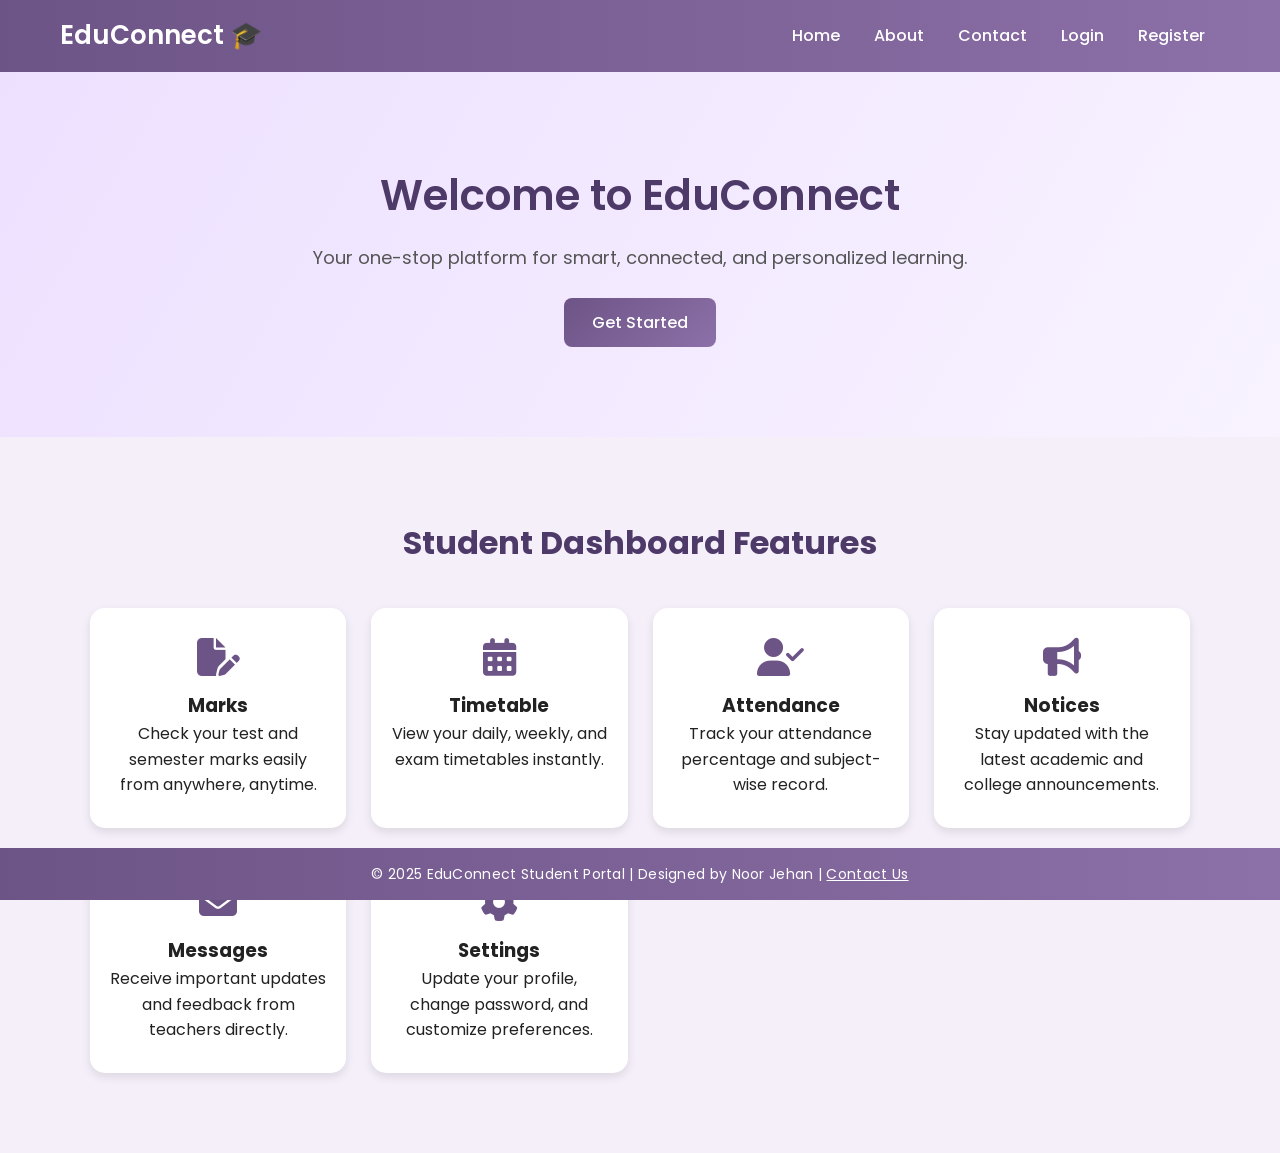
<file: index.html>
<!DOCTYPE html>
<html lang="en">

<head>
  <meta charset="UTF-8">
  <meta name="viewport" content="width=device-width, initial-scale=1.0">
  <title>EduConnect | Empowering Learning</title>
<link rel="stylesheet" href="https://cdnjs.cloudflare.com/ajax/libs/font-awesome/6.4.2/css/all.min.css">

  <link rel="stylesheet" href="style.css">
</head>

<body>
  <!-- Navbar -->
  <nav>
    <div class="logo">EduConnect 🎓</div>
    <div class="nav-links">
      <a href="index.html">Home</a>
      <a href="about.html">About</a>
      <a href="contact.html">Contact</a>
      <a href="login.html">Login</a>
      <a href="register.html">Register</a>
    </div>
  </nav>
  <!-- Hero Section -->
  <section class="hero">
    <h1>Welcome to EduConnect</h1>
    <p>Your one-stop platform for smart, connected, and personalized learning.</p>
    <a href="login.html" class="btn">Get Started</a>
  </section>

  <!-- Features Section -->
  <section class="features">
    <h2>Student Dashboard Features</h2>
    <div class="feature-boxes">

      <div class="feature">
        <i class="fa-solid fa-file-pen"></i>
        <h3>Marks</h3>
        <p>Check your test and semester marks easily from anywhere, anytime.</p>
      </div>

      <div class="feature">
        <i class="fa-solid fa-calendar-days"></i>
        <h3>Timetable</h3>
        <p>View your daily, weekly, and exam timetables instantly.</p>
      </div>

      <div class="feature">
        <i class="fa-solid fa-user-check"></i>
        <h3>Attendance</h3>
        <p>Track your attendance percentage and subject-wise record.</p>
      </div>

      <div class="feature">
        <i class="fa-solid fa-bullhorn"></i>
        <h3>Notices</h3>
        <p>Stay updated with the latest academic and college announcements.</p>
      </div>

      <div class="feature">
        <i class="fa-solid fa-envelope"></i>
        <h3>Messages</h3>
        <p>Receive important updates and feedback from teachers directly.</p>
      </div>

      <div class="feature">
        <i class="fa-solid fa-gear"></i>
        <h3>Settings</h3>
        <p>Update your profile, change password, and customize preferences.</p>
      </div>

    </div>
  </section>

  <!-- Footer -->
  <footer>
    <p> ©️ 2025 EduConnect Student Portal | Designed by Noor Jehan | <a style="color: white;"
        href="contact.html">Contact Us</a></p>
  </footer>

</body>

</html>
</file>
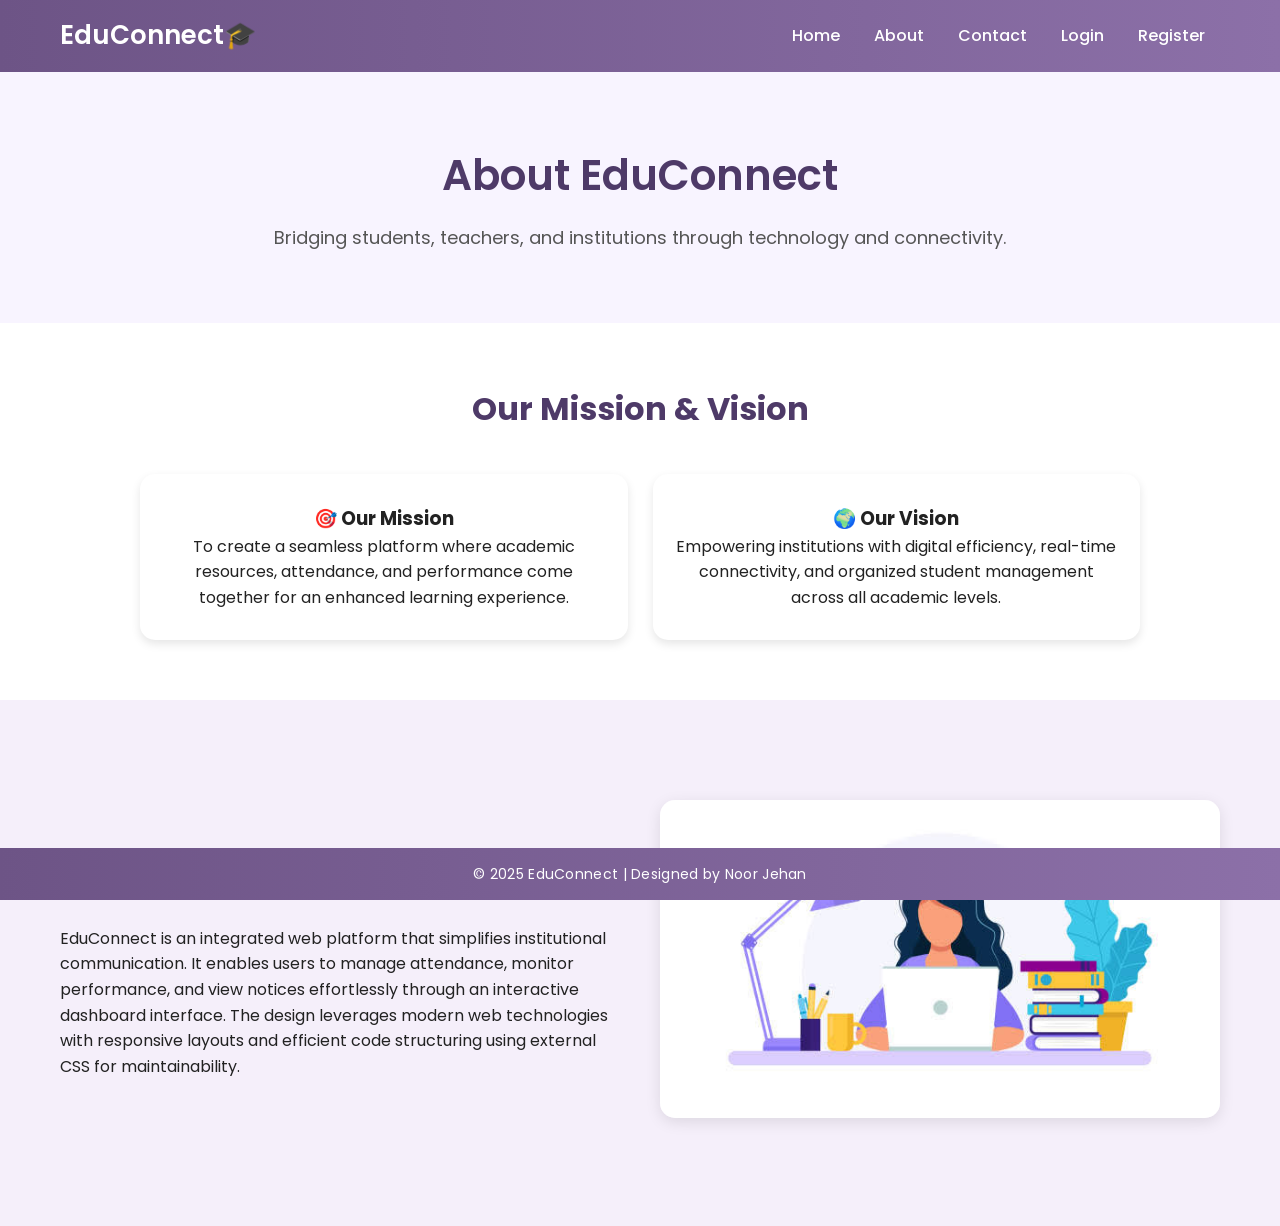
<file: about.html>
<!DOCTYPE html>
<html lang="en">
<head>
  <meta charset="UTF-8">
  <meta name="viewport" content="width=device-width, initial-scale=1.0">
  <title>EduConnect | About</title>
  
  <link rel="stylesheet" href="style.css">
</head>
<body><link rel="stylesheet" href="https://cdnjs.cloudflare.com/ajax/libs/font-awesome/6.4.2/css/all.min.css">

  <!-- ===== Navbar ===== -->
  <nav>
    <div class="logo">EduConnect🎓</div>
    <div class="nav-links">
      <a href="index.html">Home</a>
      <a href="about.html" class="active">About</a>
      <a href="contact.html">Contact</a>
      <a href="login.html">Login</a>
      <a href="register.html">Register</a>
    </div>
  </nav>

  <!-- ===== About Section ===== -->
  <section class="hero" style="padding: 70px 20px; background: #f8f4ff;">
    <h1>About EduConnect</h1>
    <p>Bridging students, teachers, and institutions through technology and connectivity.</p>
  </section>

  <!-- ===== Mission & Vision Section ===== -->
  <section class="features" style="background-color: #ffffff; padding: 60px 40px;">
    <h2>Our Mission & Vision</h2>
    <div class="feature-boxes" style="max-width: 1000px;">
      <div class="feature">
        <h3>🎯 Our Mission</h3>
        <p>To create a seamless platform where academic resources, attendance, and performance come together for an enhanced learning experience.</p>
      </div>
      <div class="feature">
        <h3>🌍 Our Vision</h3>
        <p>Empowering institutions with digital efficiency, real-time connectivity, and organized student management across all academic levels.</p>
      </div>
    </div>
  </section>

  <!-- ===== About Layout Section ===== -->
  <section style="display: flex; align-items: center; justify-content: center; padding: 80px 40px; flex-wrap: wrap; background: #f5effa;">
    <div style="flex: 1 1 45%; padding: 20px;">
      <h1 style="color:#6d5486; font-size: 2.5rem;">What is EduConnect?</h1>
      <p style="margin-top: 15px;" font-size="2rem;">EduConnect is an integrated web platform that simplifies institutional communication. It enables users to manage attendance, monitor performance, and view notices effortlessly through an interactive dashboard interface. The design leverages modern web technologies with responsive layouts and efficient code structuring using external CSS for maintainability.</p>
    </div>
    <div style="flex: 1 1 45%; padding: 20px; text-align:center;">
      <img src="about.jpeg" alt="EduConnect" style="width:100%; border-radius:15px; box-shadow:0 4px 15px rgba(0,0,0,0.1);">
    </div>
  </section>

  <!-- ===== Footer ===== -->
  <footer>
    ©️ 2025 EduConnect | Designed by Noor Jehan
  </footer>

</body>
</html>
</file>
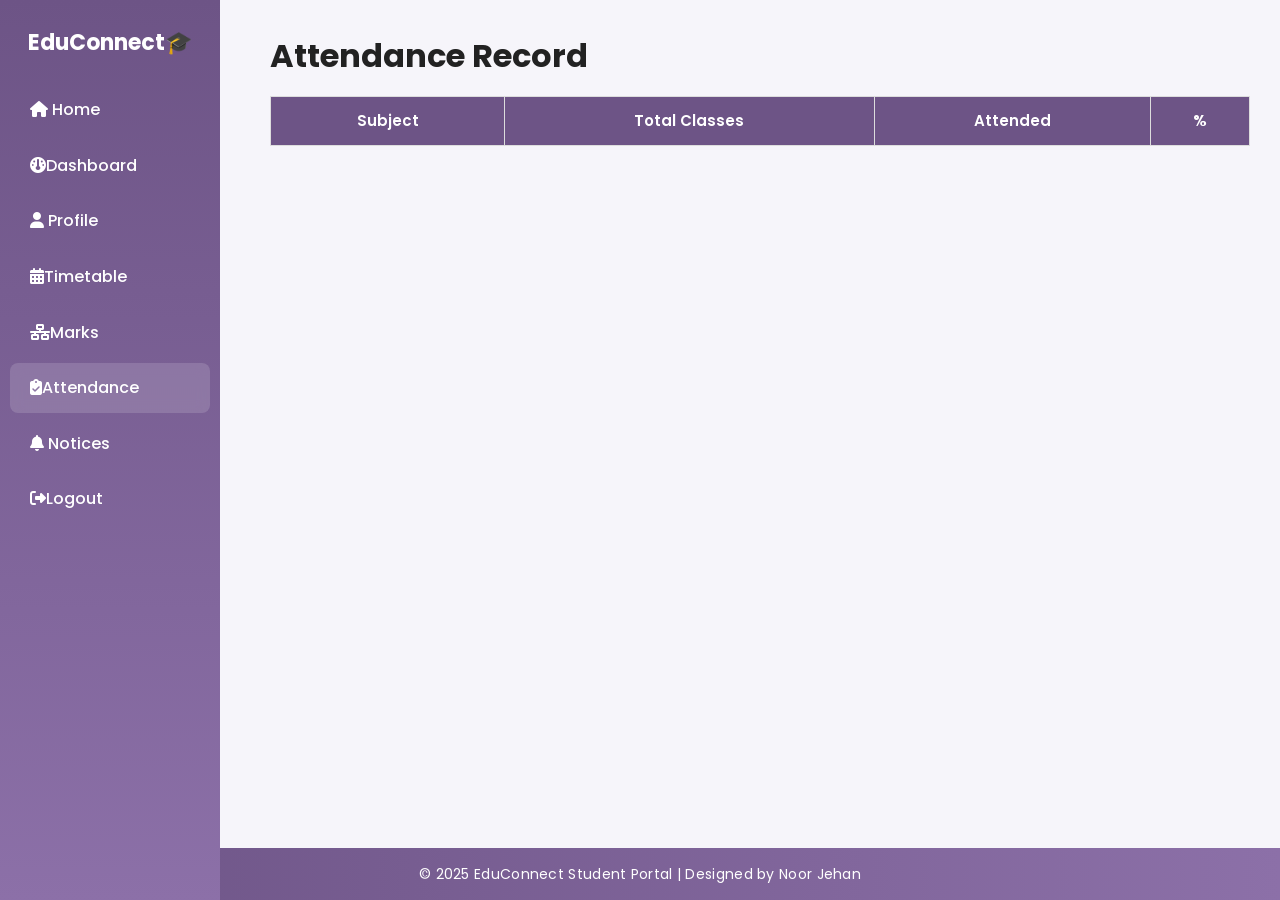
<file: attendance.html>
<!DOCTYPE html>
<html lang="en">

<head>
  <meta charset="UTF-8">
  <meta name="viewport" content="width=device-width, initial-scale=1.0">
  <title>EduConnect | Attendance</title>
  <link rel="stylesheet" href="https://cdnjs.cloudflare.com/ajax/libs/font-awesome/6.4.2/css/all.min.css">
  <link rel="stylesheet" href="style.css">
 
</head>

<body>

<div class="sidebar">
   <h2>EduConnect🎓</h2>
<ul class="nav-links">
    <li><a href="index.html"><i class="fa-solid fa-house"></i> Home</a></li>
    <li><a href="dashboard.html"><i class="fa-solid fa-gauge"></i>Dashboard</a></li>
    <li><a href="profile.html"> <i class="fa-solid fa-user"></i> Profile</a></li>
     <li><a href="timetable.html"><i class="fa-solid fa-calendar-days"></i>Timetable</a></li>
    <li><a href="marks.html" ><i class="fa-solid fa-network-wired"></i>Marks</a></li>
    <li><a href="attendance.html" class="active"><i class="fa-solid fa-clipboard-check"></i>Attendance</a></li>
      <li><a href="notices.html"><i class="fa-solid fa-bell"></i> Notices</a></li> 
    <li><a href="login.html"> <i class="fa-solid fa-right-from-bracket"></i>Logout</a></li>
</ul>
</div>


  <div class="main-content">
  <h1>Attendance Record</h1>

  <table>
    <tr>
      <th>Subject</th>
      <th>Total Classes</th>
      <th>Attended</th>
      <th>%</th>
    </tr>

    <!-- JS injects rows -->
    <tbody id="attendance-table-body"></tbody>

  </table>

</div>

<footer>
 <p>©️ 2025 EduConnect Student Portal | Designed by Noor Jehan</p>
</footer>

<script src="script.js"></script>
</body>
</html>
</file>
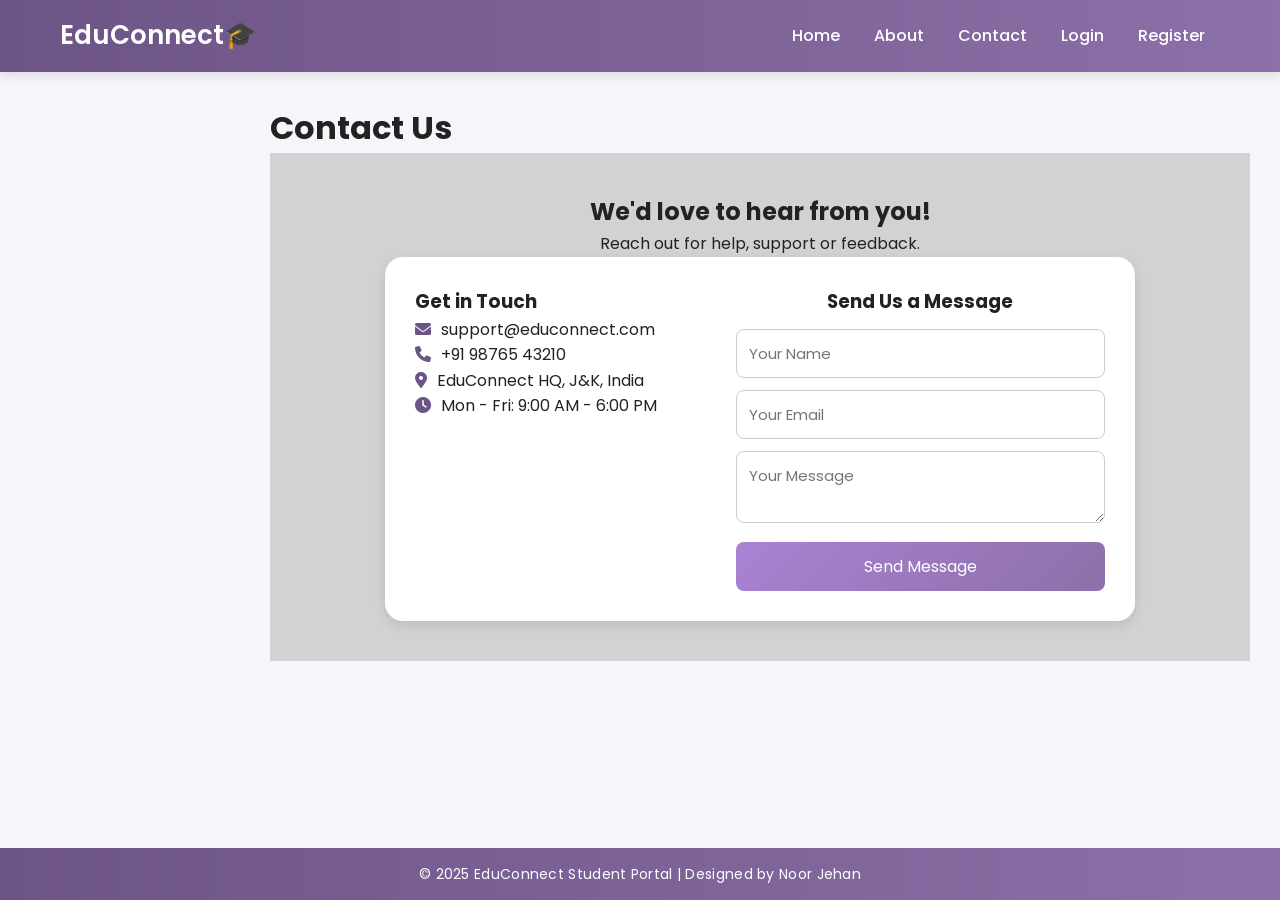
<file: contact.html>
<!DOCTYPE html>
<html lang="en">
<head>
    <meta charset="UTF-8">
    <meta name="viewport" content="width=device-width, initial-scale=1.0">
    <title>EduConnect | Contact</title>
    <link rel="stylesheet" href="style.css"> 
    <link rel="stylesheet" href="https://cdnjs.cloudflare.com/ajax/libs/font-awesome/6.0.0-beta3/css/all.min.css">
</head>
<body>
    

<nav>
    <div class="logo">EduConnect🎓</div>
    <div class="nav-links">
      <a href="index.html">Home</a>
      <a href="about.html" >About</a>
      <a href="contact.html" class="active">Contact</a>
      <a href="login.html">Login</a>
      <a href="register.html">Register</a>
    </div>
  </nav>

    <div class="main-content">
        <h1>Contact Us</h1>
        
        <section class="contact-section">
            <h2>We'd love to hear from you!</h2>
            <p>Reach out for help, support or feedback.</p>

            <div class="contact-container">

                <div class="contact-info">
                    <h3>Get in Touch</h3>
                    <div class="contact-detail">
                        <i class="fa fa-envelope fa-solid"></i> support@educonnect.com
                    </div>
                    <div class="contact-detail">
                        <i class="fa fa-phone fa-solid"></i> +91 98765 43210
                    </div>
                    <div class="contact-detail">
                        <i class="fa fa-location-dot fa-solid"></i> EduConnect HQ, J&K, India
                    </div>
                    <div class="contact-detail">
                        <i class="fa fa-clock fa-solid"></i> Mon - Fri: 9:00 AM - 6:00 PM
                    </div>
                </div>

                <form onsubmit="sendMessage(event)"> 
                    <h3>Send Us a Message</h3>
                    
                    <div class="form-group">
                        <input type="text" id="c-name" name="name" placeholder="Your Name" required>
                    </div>
                    
                    <div class="form-group">
                        <input type="email" id="c-email" name="email" placeholder="Your Email" required>
                    </div>
                    
                    <div class="form-group">
                        <textarea id="c-msg" name="message" placeholder="Your Message" required></textarea>
                    </div>
                    
                    <button type="submit" class="button">Send Message</button>
                </form>

            </div>
        </section>

        <footer>
            <p>©️ 2025 EduConnect Student Portal | Designed by Noor Jehan</p>
        </footer>
    </div>

    <script src="script.js"></script>
</body>
</html>
</file>
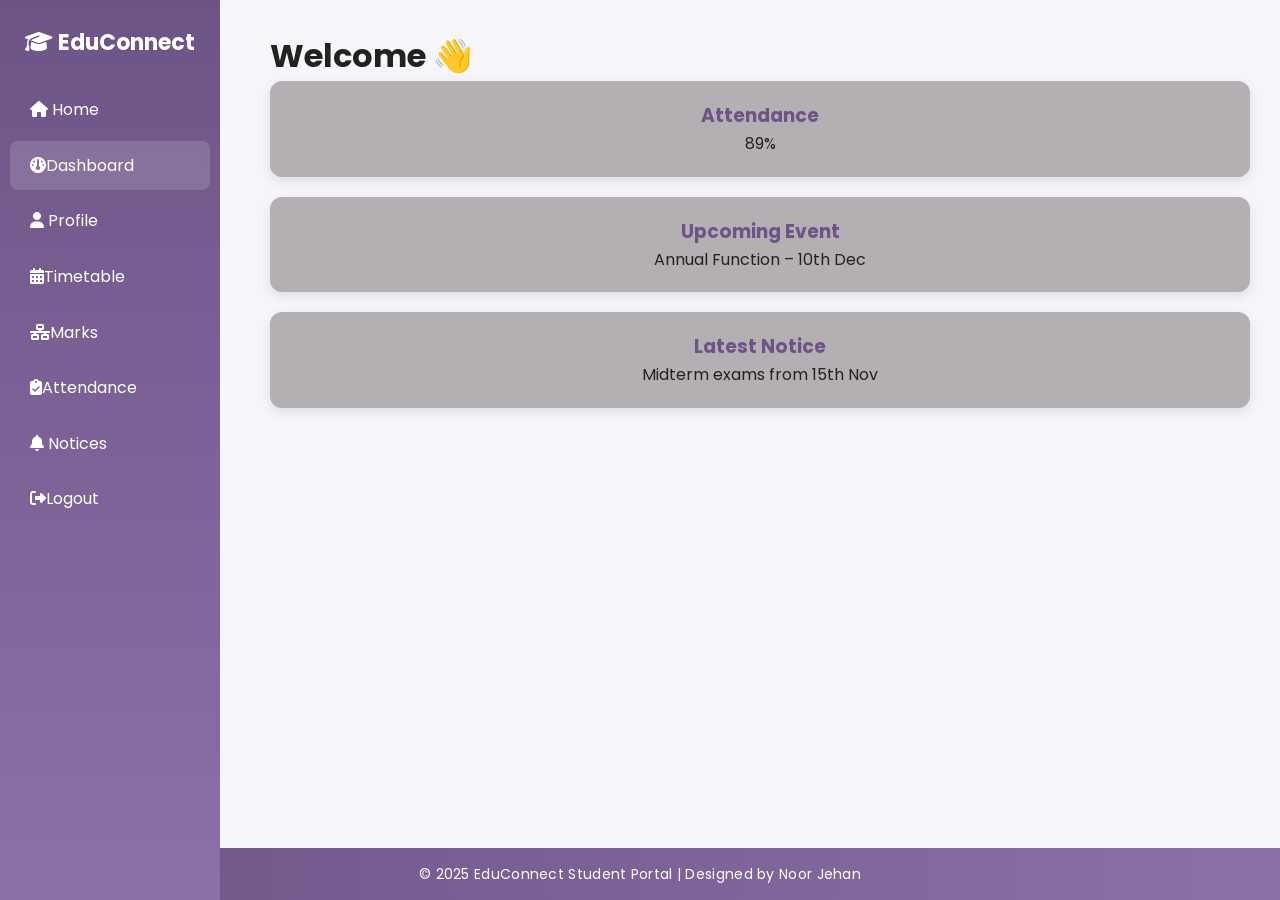
<file: dashboard.html>
<!DOCTYPE html>
<html lang="en">

<head>
  <meta charset="UTF-8" />
  <meta name="viewport" content="width=device-width, initial-scale=1.0" />
  <title>EduConnect Dashboard</title>

  <link rel="stylesheet" href="https://cdnjs.cloudflare.com/ajax/libs/font-awesome/6.4.2/css/all.min.css">
  <link rel="stylesheet" href="style.css">

  <script src="script.js" defer></script>
</head>

<body>

  <!-- Sidebar -->
  <div class="sidebar">
    <h2><i class="fa-solid fa-graduation-cap"></i> EduConnect</h2>
    <ul>
      <li><a href="index.html"><i class="fa-solid fa-house"></i> Home</a></li>
    <li><a href="dashboard.html" class="active"><i class="fa-solid fa-gauge"></i>Dashboard</a></li>
    <li><a href="profile.html"> <i class="fa-solid fa-user"></i> Profile</a></li>
     <li><a href="timetable.html"><i class="fa-solid fa-calendar-days"></i>Timetable</a></li>
    <li><a href="marks.html" ><i class="fa-solid fa-network-wired"></i>Marks</a></li>
    <li><a href="attendance.html"><i class="fa-solid fa-clipboard-check"></i>Attendance</a></li>
      <li><a href="notices.html"><i class="fa-solid fa-bell"></i> Notices</a></li> 
    <li><a href="login.html"> <i class="fa-solid fa-right-from-bracket"></i>Logout</a></li>
</ul>
    
  </div>

  <!-- Main Content -->
  <div class="main-content">
    <h1 id="dash-username">Welcome 👋</h1>

    <div class="cards">
      <div class="card">
        <h3>Attendance</h3>
        <p id="dash-attendance">Loading...</p>
      </div>

      <div class="card">
        <h3>Upcoming Event</h3>
        <p id="dash-event">Loading...</p>
      </div>

      <div class="card">
        <h3>Latest Notice</h3>
        <p id="dash-notice">Loading...</p>
      </div>
    </div>
  </div>

  <footer>
    <p>©️ 2025 EduConnect Student Portal | Designed by Noor Jehan</p>
  </footer>

  <script>
    // Set username from localStorage
    let u = localStorage.getItem("userEmail");
    if (u) {
      document.getElementById("dash-username").innerHTML = "Welcome, " + u.split("@")[0] + " 👋";
    }

    // OPTIONAL: You can fetch dynamic stats from backend later
    document.getElementById("dash-attendance").innerText = "89%";
    document.getElementById("dash-event").innerText = "Annual Function – 10th Dec";
    document.getElementById("dash-notice").innerText = "Midterm exams from 15th Nov";
  </script>

</body>

</html>
</file>
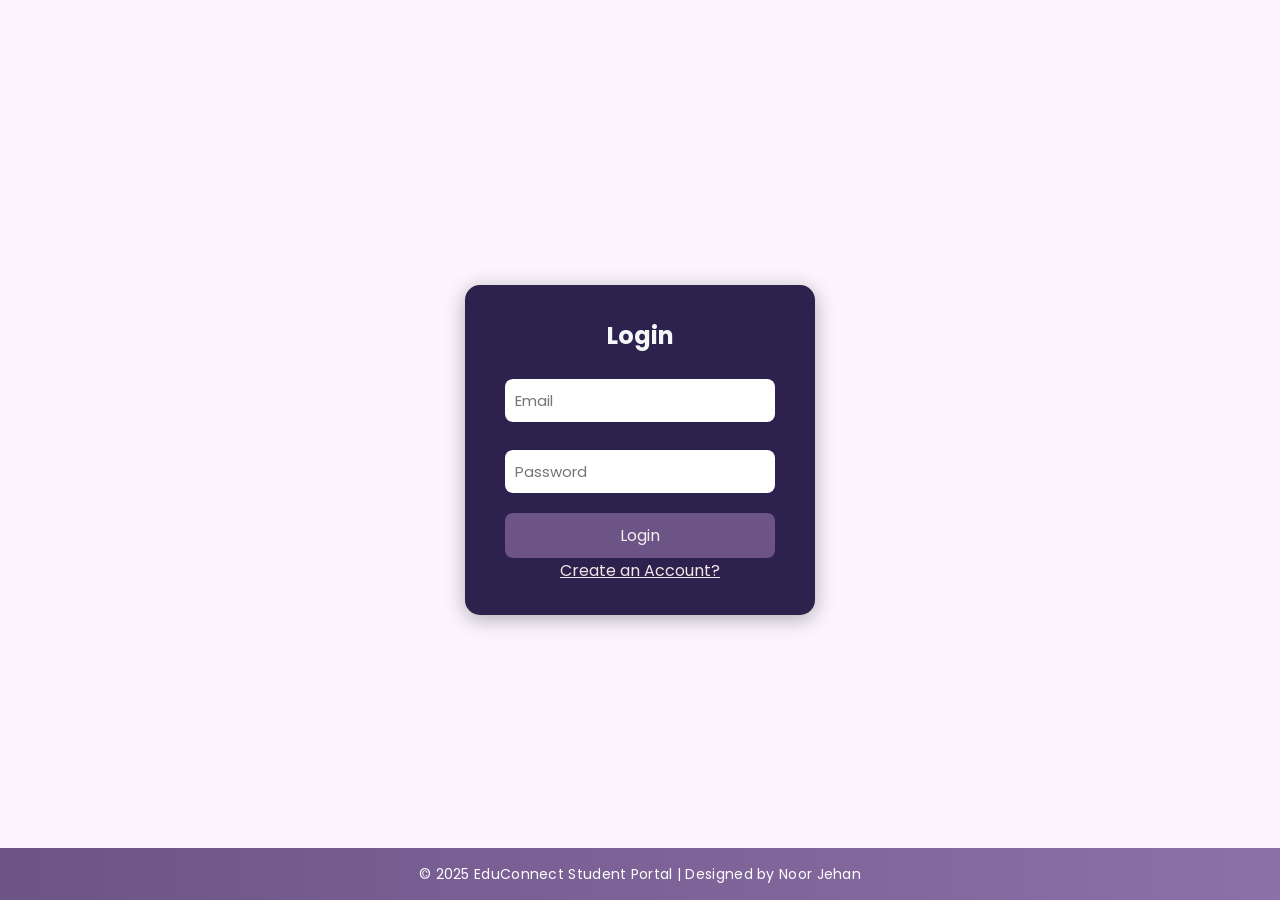
<file: login.html>
<!DOCTYPE html>
<html lang="en">
<head>
  <meta charset="UTF-8">
  <meta name="viewport" content="width=device-width, initial-scale=1.0">
  <title>EduConnect | Login</title>
  <link rel="stylesheet" href="style.css">
</head>

<body style="background-color: #fbf4fd;">

<div class="form-wrapper">
  <div class="container">

      <h2>Login</h2>

      <form onsubmit="loginUser(event)">
        <input id="login-email" type="email" placeholder="Email" required>
        <input id="login-pass" type="password" placeholder="Password" required>
        <button type="submit">Login</button>
      </form>

      <a href="register.html">Create an Account?</a>
  </div>
</div>

<footer>
  <p>©️ 2025 EduConnect Student Portal | Designed by Noor Jehan</p>
</footer>

<script src="script.js"></script>
</body>
</html>
</file>
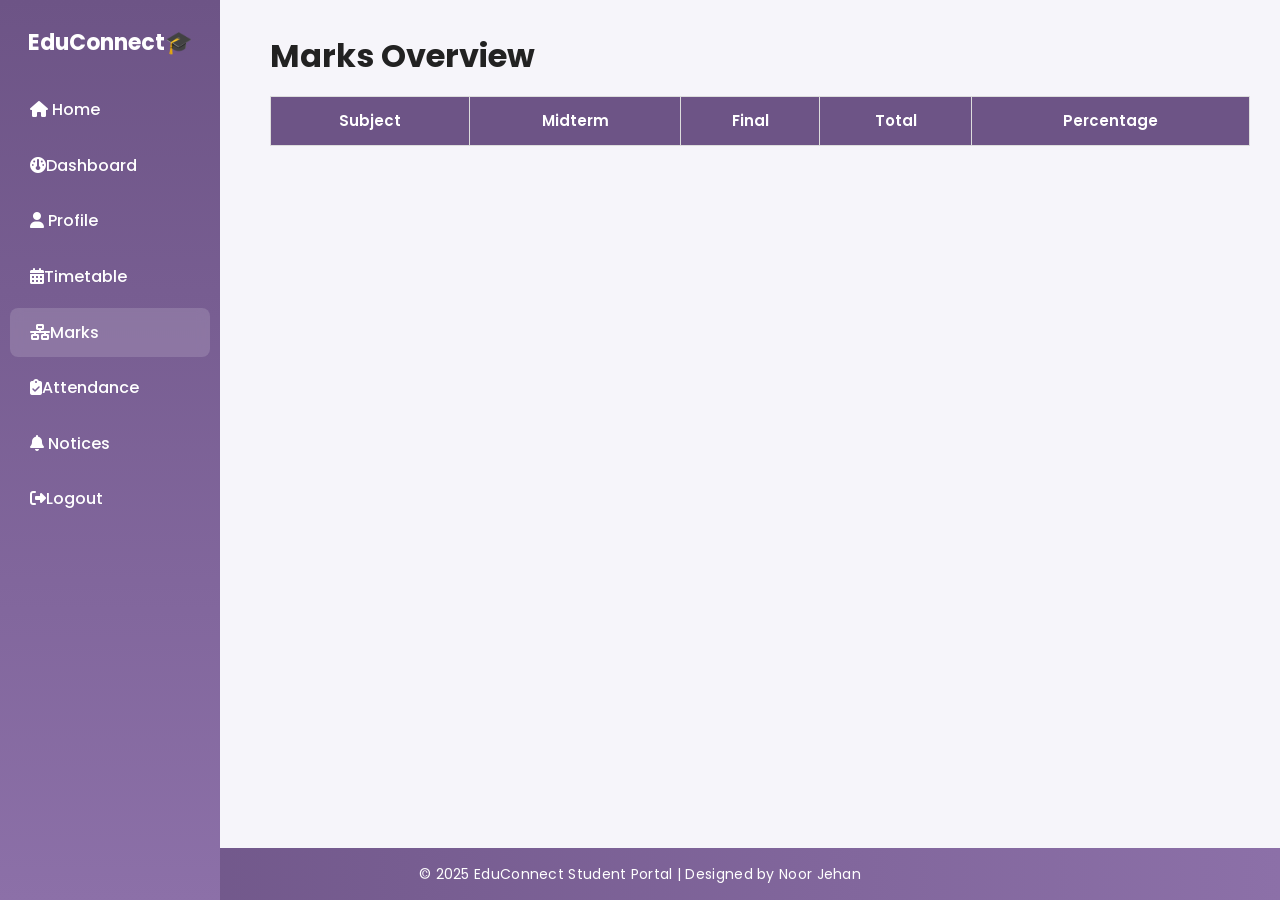
<file: marks.html>
<!DOCTYPE html>
<html lang="en">

<head>
  <meta charset="UTF-8">
  <meta name="viewport" content="width=device-width, initial-scale=1.0">
  <title>EduConnect | Marks</title>
  <link rel="stylesheet" href="https://cdnjs.cloudflare.com/ajax/libs/font-awesome/6.4.2/css/all.min.css">
  <link rel="stylesheet" href="style.css">
</head>

<body>
<div class="sidebar">
   <h2>EduConnect🎓</h2>
<ul class="nav-links">
    <li><a href="index.html"><i class="fa-solid fa-house"></i> Home</a></li>
    <li><a href="dashboard.html"><i class="fa-solid fa-gauge"></i>Dashboard</a></li>
    <li><a href="profile.html"> <i class="fa-solid fa-user"></i> Profile</a></li>
     <li><a href="timetable.html"><i class="fa-solid fa-calendar-days"></i>Timetable</a></li>
    <li><a href="marks.html" class="active"><i class="fa-solid fa-network-wired"></i>Marks</a></li>
    <li><a href="attendance.html"><i class="fa-solid fa-clipboard-check"></i>Attendance</a></li>
      <li><a href="notices.html"><i class="fa-solid fa-bell"></i> Notices</a></li> 
    <li><a href="login.html"> <i class="fa-solid fa-right-from-bracket"></i>Logout</a></li>
</ul>
</div>



<div class="main-content">
  <h1>Marks Overview</h1>

  <table class="table">
  
      <tr>
        <th>Subject</th>
        <th>Midterm</th>
        <th>Final</th>
        <th>Total</th>
     <th>Percentage</th>
      </tr>

      <!-- dynamic from PHP -->
      <tbody id="marks-table-body"></tbody>

  </table>
</div>

<footer>
  <p>©️ 2025 EduConnect Student Portal | Designed by Noor Jehan</p>
</footer>

<script src="script.js"></script>
</body>
</html>
</file>
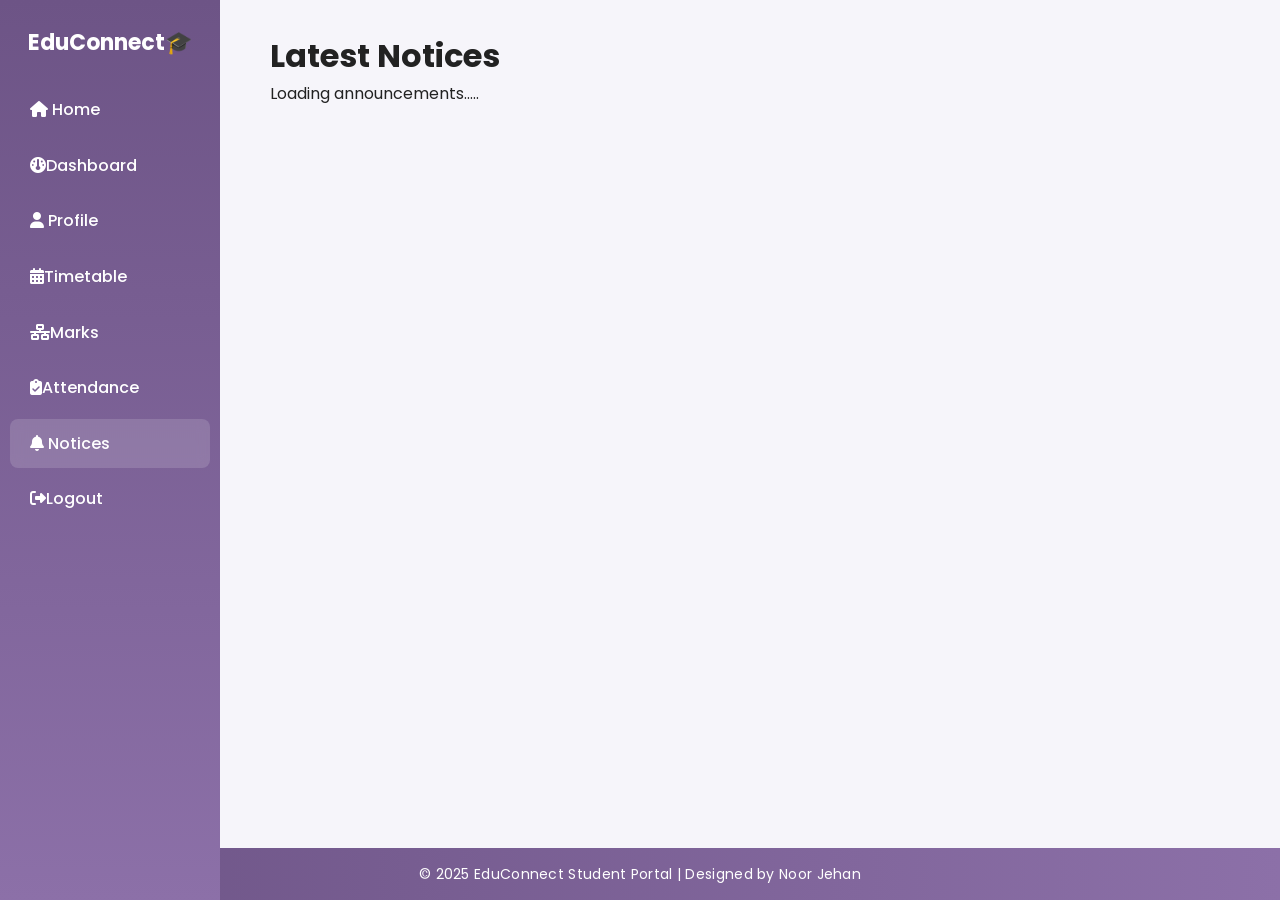
<file: notices.html>
<!DOCTYPE html>
<html lang="en">

<head>
  <meta charset="UTF-8">
  <meta name="viewport" content="width=device-width, initial-scale=1.0">
  <title>EduConnect | Notices</title>
  <link rel="stylesheet" href="https://cdnjs.cloudflare.com/ajax/libs/font-awesome/6.4.2/css/all.min.css">
  <link rel="stylesheet" href="style.css">
</head>

<body>
<div class="sidebar">
   <h2>EduConnect🎓</h2>
<ul class="nav-links">
    <li><a href="index.html"><i class="fa-solid fa-house"></i> Home</a></li>
    <li><a href="dashboard.html"><i class="fa-solid fa-gauge"></i>Dashboard</a></li>
    <li><a href="profile.html"> <i class="fa-solid fa-user"></i> Profile</a></li>
     <li><a href="timetable.html"><i class="fa-solid fa-calendar-days"></i>Timetable</a></li>
    <li><a href="marks.html"><i class="fa-solid fa-network-wired"></i>Marks</a></li>
    <li><a href="attendance.html"><i class="fa-solid fa-clipboard-check"></i>Attendance</a></li>
      <li><a href="notices.html" class="active"><i class="fa-solid fa-bell"></i> Notices</a></li> 
    <li><a href="login.html"> <i class="fa-solid fa-right-from-bracket"></i>Logout</a></li>
</ul>
</div>

<div class="main-content">
  <h1>Latest Notices</h1>

  <!-- JS will fill this -->
  <div id="notice-area" class="notices-container">
    <p>Loading announcements.....</p>
  </div>
</div>

<footer>
  <p>©️ 2025 EduConnect Student Portal | Designed by Noor Jehan</p>
</footer>

<script src="script.js"></script>
</body>
</html>
</file>
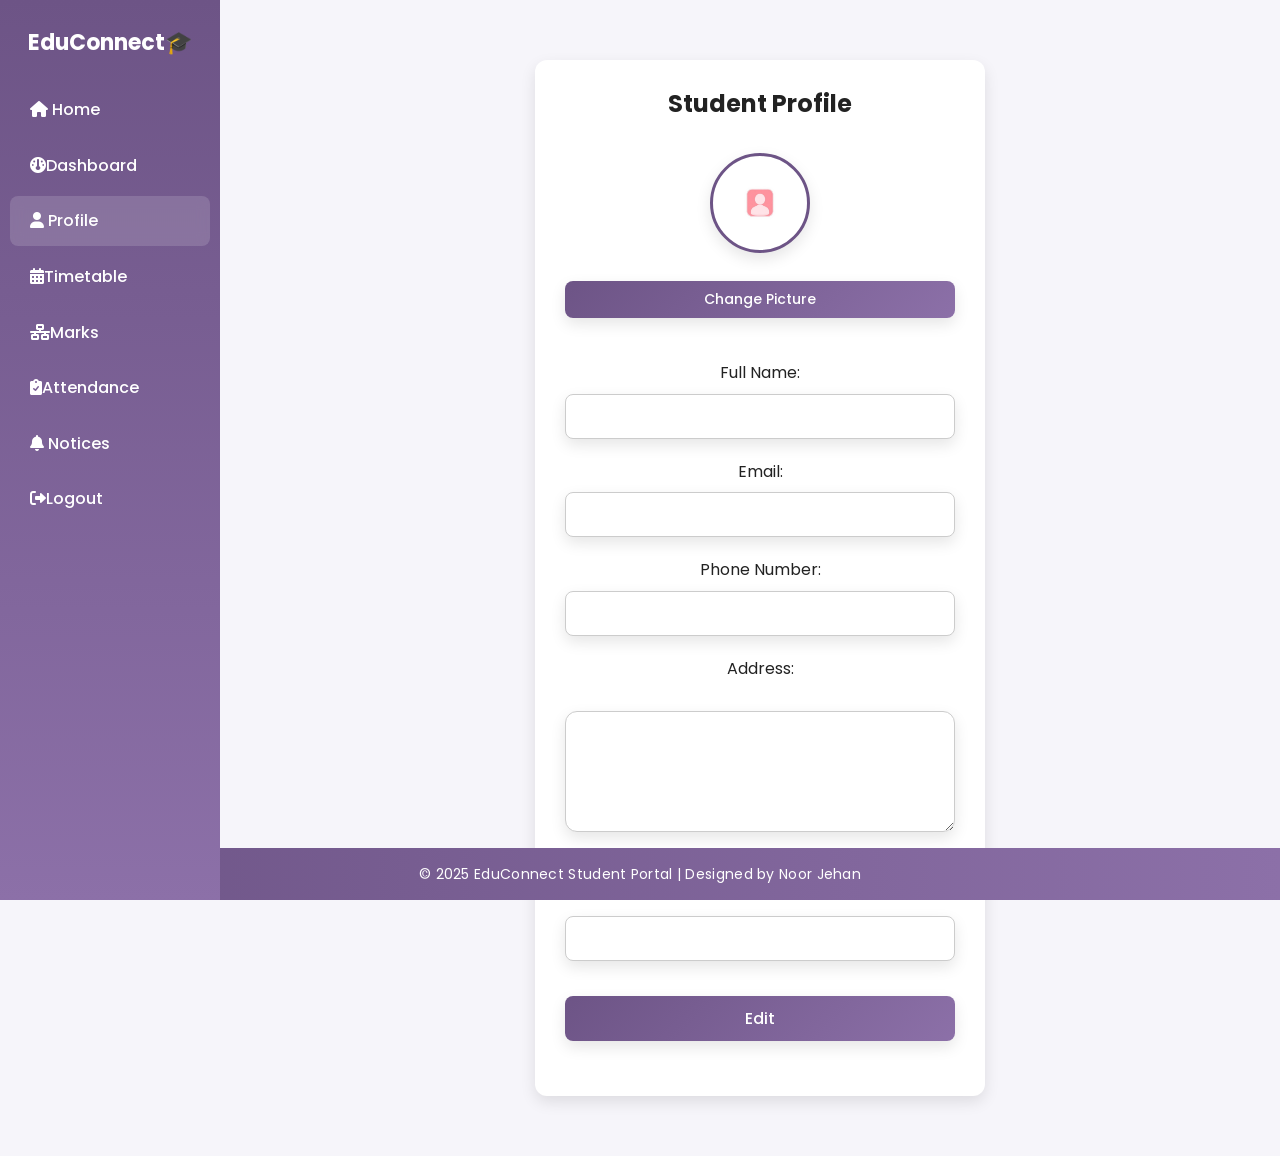
<file: profile.html>
<!DOCTYPE html>
<html lang="en">

<head>
    <meta charset="UTF-8">
    <meta name="viewport" content="width=device-width, initial-scale=1.0">
    <title>EduConnect | My Profile</title>
    <link rel="stylesheet" href="style.css">
    <link rel="stylesheet" href="https://cdnjs.cloudflare.com/ajax/libs/font-awesome/6.0.0-beta3/css/all.min.css">
</head>

<body>
<div class="sidebar">
   <h2>EduConnect🎓</h2>
<ul class="nav-links">
    <li><a href="index.html"><i class="fa-solid fa-house"></i> Home</a></li>
    <li><a href="dashboard.html"><i class="fa-solid fa-gauge"></i>Dashboard</a></li>
    <li><a href="profile.html" class="active"> <i class="fa-solid fa-user"></i> Profile</a></li>
     <li><a href="timetable.html"><i class="fa-solid fa-calendar-days"></i>Timetable</a></li>
    <li><a href="marks.html"><i class="fa-solid fa-network-wired"></i>Marks</a></li>
    <li><a href="attendance.html"><i class="fa-solid fa-clipboard-check"></i>Attendance</a></li>
      <li><a href="notices.html"><i class="fa-solid fa-bell"></i> Notices</a></li> 
    <li><a href="login.html"> <i class="fa-solid fa-right-from-bracket"></i>Logout</a></li>
</ul>
</div>
    

    <div class="main-content">
    
    <div class="profile">
        <h2>Student Profile</h2>
        
        <form id="profile-form" enctype="multipart/form-data">
            
            <div class="profile-img-container">
                <img src="default_profile.jpeg" alt="Profile Picture" id="current-profile-pic" class="profile img"> 
                
                <button type="button" id="change-pic-button" class="profile button">Change Picture</button>
                
                <input type="file" id="profile-pic-input" name="profile_pic" accept="image/*" style="display: none;">
            </div>

            <div class="form-group">
                <label for="name">Full Name:</label>
                <input type="text" id="name" name="name" class="profile input" readonly> 
            </div>

            <div class="form-group">
                <label for="email">Email:</label>
                <input type="email" id="email" name="email" class="profile input" readonly>
            </div>

            <div class="form-group">
                <label for="phone">Phone Number:</label>
                <input type="text" id="phone" name="phone" class="profile input" readonly> 
            </div>
            
            <div class="form-group">
                <label for="address">Address:</label>
                <textarea id="address" name="address" class="profile input" rows="3" readonly></textarea>
            </div>
            
            <div class="form-group">
                <label for="course">Course:</label>
                <input type="text" id="course" name="course" class="profile input" readonly> 
            </div>

            <button type="button" id="edit-button" class="profile button" onclick="toggleEditMode(true)">Edit</button>
            
            <button type="submit" id="save-button" class="profile button" style="display:none;">Save Changes</button>
        </form>
    </div>
</div>
    </div>
    </div>

    <footer>
        <p>©️ 2025 EduConnect Student Portal | Designed by Noor Jehan</p>
    </footer>

    <script src="script.js"></script>


</body>

</html>
</file>
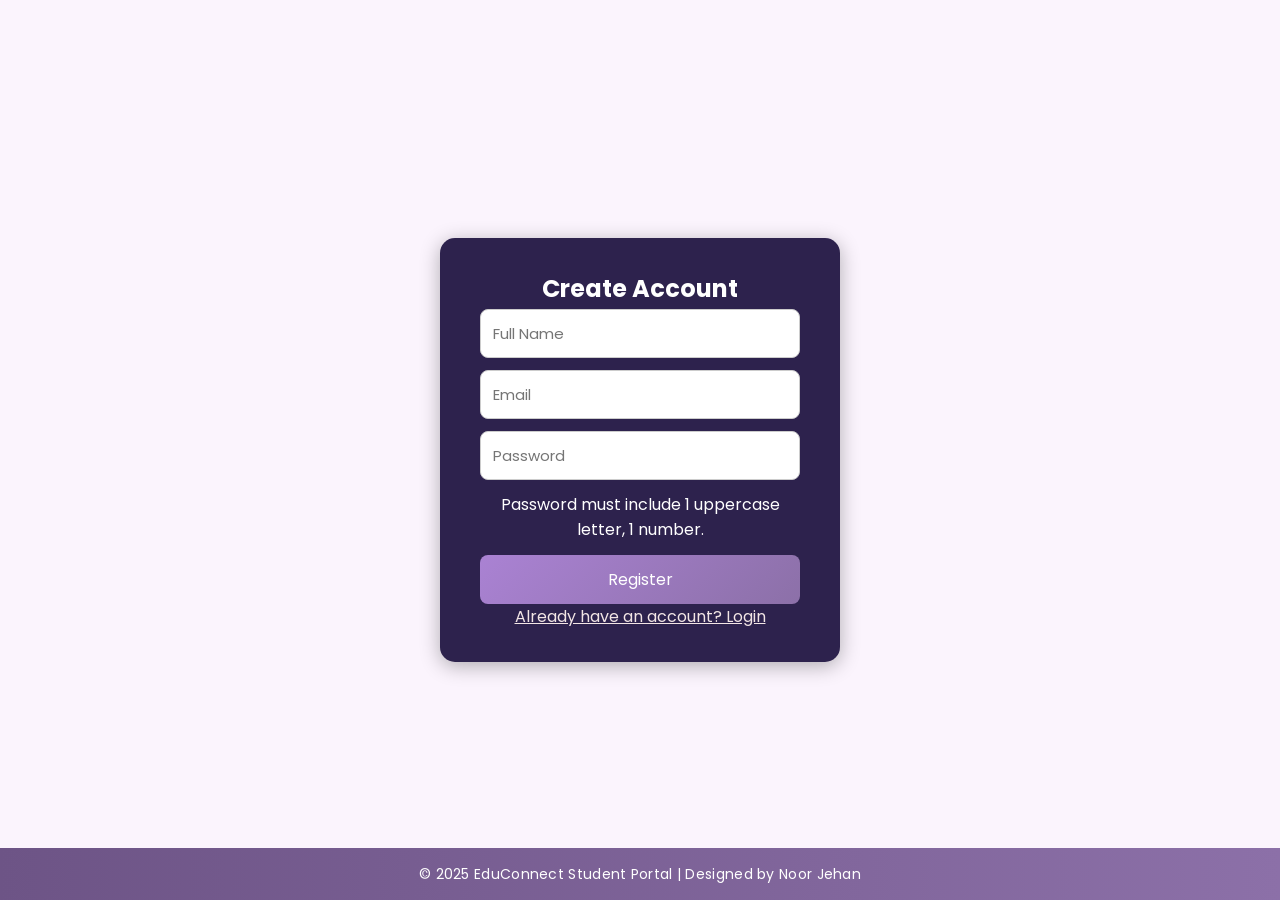
<file: register.html>
<!DOCTYPE html>
<html lang="en">

<head>
  <meta charset="UTF-8">
  <meta name="viewport" content="width=device-width, initial-scale=1.0">
  <title>EduConnect | Register</title>
  <link rel="stylesheet" href="https://cdnjs.cloudflare.com/ajax/libs/font-awesome/6.4.2/css/all.min.css">

  <link rel="stylesheet" href="style.css">
</head>

<body style="background-color: #fbf4fd;">

<div class="form-wrapper">
  <div class="container2">

    <h2>Create Account</h2>

    <form onsubmit="registerUser(event)">
      <input id="reg-name" type="text" placeholder="Full Name" required>
      <input id="reg-email" type="email" placeholder="Email" required>
      <input id="reg-pass" type="password" placeholder="Password" required>
      <p class="note">Password must include 1 uppercase letter, 1 number.</p>

      <button type="submit">Register</button>
    </form>

    <a href="login.html">Already have an account? Login</a>
  </div>
</div>

<footer>
  <p>©️ 2025 EduConnect Student Portal | Designed by Noor Jehan</p>
</footer>

<script src="script.js"></script>
</body>
</html>
</file>
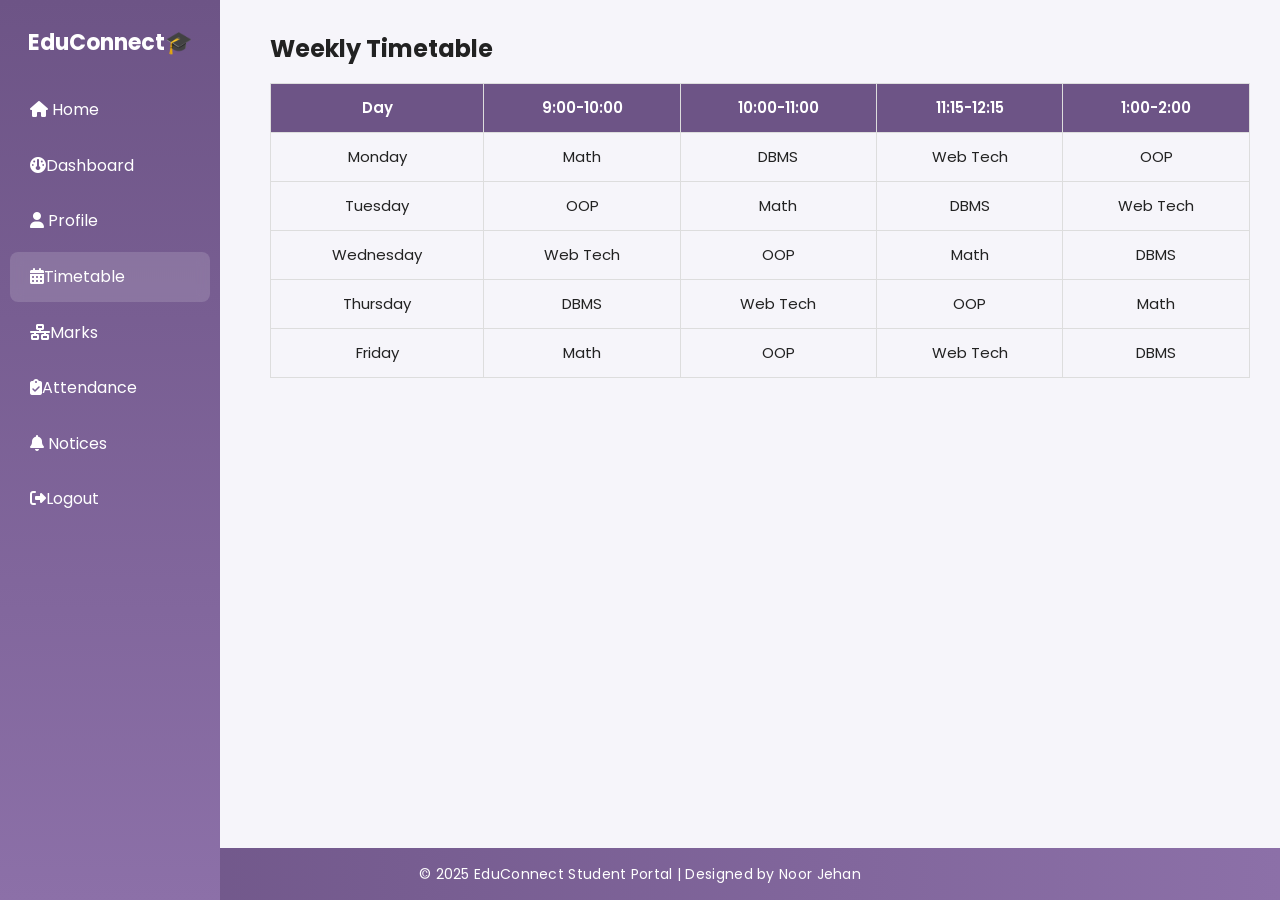
<file: timetable.html>
<!DOCTYPE html>
<html lang="en">

<head>
  <meta charset="UTF-8">
  <meta name="viewport" content="width=device-width, initial-scale=1.0">
  <title>EduConnect | Timetable</title>
  <link rel="stylesheet" href="https://cdnjs.cloudflare.com/ajax/libs/font-awesome/6.4.2/css/all.min.css">
  <link rel="stylesheet" href="style.css">
</head>

<body>

  
    <div class="sidebar">
    <h2>EduConnect🎓</h2>
    <ul>
    
    <li><a href="index.html"><i class="fa-solid fa-house"></i> Home</a></li>
    <li><a href="dashboard.html"><i class="fa-solid fa-gauge"></i>Dashboard</a></li>
    <li><a href="profile.html"> <i class="fa-solid fa-user"></i> Profile</a></li>
     <li><a href="timetable.html" class="active"><i class="fa-solid fa-calendar-days"></i>Timetable</a></li>
    <li><a href="marks.html" ><i class="fa-solid fa-network-wired"></i>Marks</a></li>
    <li><a href="attendance.html"><i class="fa-solid fa-clipboard-check"></i>Attendance</a></li>
      <li><a href="notices.html"><i class="fa-solid fa-bell"></i> Notices</a></li> 
    <li><a href="login.html"> <i class="fa-solid fa-right-from-bracket"></i>Logout</a></li>
</ul>
      
    
  </div>

  <div class="main-content">
    <h2>Weekly Timetable</h2>
    <table>
      <tr>
        <th>Day</th>
        <th>9:00-10:00</th>
        <th>10:00-11:00</th>
        <th>11:15-12:15</th>
        <th>1:00-2:00</th>
      </tr>
      <tr>
        <td>Monday</td>
        <td>Math</td>
        <td>DBMS</td>
        <td>Web Tech</td>
        <td>OOP</td>
      </tr>
      <tr>
        <td>Tuesday</td>
        <td>OOP</td>
        <td>Math</td>
        <td>DBMS</td>
        <td>Web Tech</td>
      </tr>
      <tr>
        <td>Wednesday</td>
        <td>Web Tech</td>
        <td>OOP</td>
        <td>Math</td>
        <td>DBMS</td>
      </tr>
      <tr>
        <td>Thursday</td>
        <td>DBMS</td>
        <td>Web Tech</td>
        <td>OOP</td>
        <td>Math</td>
      </tr>
      <tr>
        <td>Friday</td>
        <td>Math</td>
        <td>OOP</td>
        <td>Web Tech</td>
        <td>DBMS</td>
      </tr>
    </table>
  </div>

</body>
<footer>
  <p>©️ 2025 EduConnect Student Portal | Designed by Noor Jehan</p>
</footer> 
</html>
</file>
<file: style.css>
@import url('https://fonts.googleapis.com/css2?family=Poppins:wght@400;500;600&display=swap');

* {
  margin: 0;
  padding: 0;
  box-sizing: border-box;
  font-family: 'Poppins', sans-serif;
}

body {
  background: #f6f5fa;
  color: #222;
  line-height: 1.6;
 

}


.form-wrapper {
  min-height: 100vh;
  display: flex;
  justify-content: center;
  align-items: center;
}


/* 
  Navbar Pages: Home, About, Contact, Login, Register
    */

/* Navbar */
nav {
  background: linear-gradient(90deg, #6D5486, #8C70A8);
  display: flex;
  justify-content: space-between;
  align-items: center;
  padding: 15px 60px;
  color: white;
  box-shadow: 0 4px 10px rgba(0, 0, 0, 0.1);
}

.logo {
  font-size: 26px;
  font-weight: 600;
}

.nav-links a {
  color: white;
  text-decoration: none;
  margin: 0 15px;
  font-weight: 500;
  transition: 0.3s ease;
}

.nav-links a:hover {
  color: #dcd0ff;
}

/* Hero Section (Homepage) */
.hero {
  text-align: center;
  padding: 90px 20px;
  background: linear-gradient(120deg, #ede0ff, #f8f3ff);
}

.hero h1 {
  font-size: 42px;
  color: #4e3a68;
  font-weight: 600;
}

.hero p {
  margin-top: 15px;
  font-size: 18px;
  color: #555;
}

.hero .btn {
  margin-top: 25px;
  display: inline-block;
  background: linear-gradient(135deg, #6D5486, #8C70A8);
  color: white;
  padding: 12px 28px;
  border-radius: 8px;
  text-decoration: none;
  font-weight: 500;
  transition: all 0.3s ease;
}

.hero .btn:hover {
  transform: scale(1.05);
  background: linear-gradient(135deg, #5a4377, #7c629a);
}

/* Feature Boxes */
.features {
  background-color: #f5effa;
  padding: 80px 40px;
  text-align: center;
}

.features h2 {
  color: #4e3a68;
  font-size: 32px;
  margin-bottom: 40px;
}

.feature-boxes {
  display: grid;
  grid-template-columns: repeat(auto-fit, minmax(250px, 1fr));
  gap: 25px;
  max-width: 1100px;
  margin: 0 auto;
}

.feature {
  background: white;
  border-radius: 15px;
  padding: 30px 20px;
  box-shadow: 0 4px 10px rgba(0, 0, 0, 0.1);
  transition: 0.3s ease;
}

.feature:hover {
  transform: translateY(-8px);
  box-shadow: 0 8px 20px rgba(0, 0, 0, 0.15);
}

.feature i {
  font-size: 38px;
  color: #6D5486;
  margin-bottom: 15px;
}

/* Contact Page */
.contact-section {
  background: #d2d2d5;
  padding: 40px 20px;
  text-align: center;
}

.contact-container {
  max-width: 750px;
  margin: 0 auto;
  background: white;
  padding: 30px;
  border-radius: 18px;
  box-shadow: 0 4px 12px rgba(0, 0, 0, 0.1);
  display: flex;
  flex-wrap: wrap;
  justify-content: space-between;
  gap: 20px;
}

.contact-info {
  flex: 1 1 40%;
  text-align: left;
}

.contact-info h2 {
  color: #6D5486;
  margin-bottom: 15px;
}

.contact-info i {
  color: #6D5486;
  margin-right: 6px;
}

form {
  flex: 1 1 50%;
  display: flex;
  flex-direction: column;
  gap: 12px;
}

input,
textarea {
  width: 100%;
  padding: 12px;
  border-radius: 8px;
  border: 1px solid #ccc;
  font-size: 15px;
}

button {
  background: linear-gradient(135deg, #aa82d3, #8C70A8);
  color: white;
  padding: 12px;
  border: none;
  border-radius: 8px;
  font-size: 16px;
  cursor: pointer;
  transition: 0.3s ease;
}

button:hover {
  background: linear-gradient(135deg, #59406E, #7b5b99);
  transform: scale(1.02);
}

/* Login & Register Forms */
.container {

  background: #2d224d;
  color: rgb(65, 46, 80);
  width: 90%;
  max-width: 350px;
  padding: 2rem 2.5rem;
  border-radius: 15px;
  box-shadow: 0 4px 20px rgba(0, 0, 0, 0.3);
  text-align: center;

}

.container2 {
  background: #2d224d;
  color: white;
  width: 90%;
  max-width: 400px;
  padding: 2rem 2.5rem;
  border-radius: 15px;
  box-shadow: 0 4px 20px rgba(0, 0, 0, 0.3);
  text-align: center;

}

.container h2 {
  color: #f5f8f9;
  margin-bottom: 1rem;
}

.container a {
  padding: 3px;
  color: #f2e5e5;
}

.container2 a {
  color: #f2e5e5;

}

.container input {
  width: 100%;
  padding: 10px;
  margin: 8px 0;
  border: none;
  border-radius: 8px;
}

.container button {
  width: 100%;
  padding: 10px;
  background: #6d5486;
  color: #f3efef;
  border: none;
  border-radius: 8px;
  cursor: pointer;
}

.container button:hover {
  background: #5858a2;
}

/* Sidebar Pages: Dashboard, Attendance, etc.  */

.sidebar {
  width: 220px ;
  background: linear-gradient(180deg, #6D5486, #8C70A8);
  color: white;
  height: 100vh ;
  position: fixed;
  padding-top: 25px;
  z-index: 10;
}

.sidebar h2 {
  text-align: center;
  margin-bottom: 25px;
  font-size: 22px;
}

.sidebar ul {
  list-style: none;
  padding: 0;
}

.sidebar ul li a {
  display: block;
  padding: 12px 20px;
  color: white;
  text-decoration: none;
  border-radius: 8px;
  margin: 6px 10px;
  transition: all 0.3s ease;
}

.sidebar ul li a:hover,
.sidebar ul li a.active {
  background: rgba(255, 255, 255, 0.15);
  backdrop-filter: blur(6px);
}

/* Main Content Area */
.main-content {
  margin-left: 240px;
  padding: 30px;
  width: auto;

}

.main-content1 {


  padding: 50px 30px 30px 30px;

  background: white;


}

.main-content1 h1 {
  text-align: center;

  padding-bottom: 20px;

  color: #222;
  font-size: 2.3rem;

}

/* Dashboard Cards */
.cards {
  display: grid;
  grid-template-rows: 1fr 1fr 1fr;
  gap: 20px;
}

.card {
  background: #b4afb3;
  border-radius: 12px;
  box-shadow: 0 4px 12px rgba(0, 0, 0, 0.1);
  padding: 20px;
  text-align: center;
  transition: 0.3s ease;
}

.card:hover {
  transform: scale(1.03);
}

.card h3 {
  color: #6D5486;
}

/* Tables (Attendance, Marks, Timetable) */
.timetable {
  text-align: center;
  margin: 30px auto;
  width: 90%;
  background: #fff;
  border-radius: 12px;
  box-shadow: 0 0 10px rgba(0, 0, 0, 0.1);
  padding: 20px 30px;
}

table {
  width: 100%;
  border-collapse: collapse;

  margin-top: 15px;
  font-size: 15px;
}

th,
td {
  border: 1px solid #ddd;
  padding: 12px 10px;
  text-align: center;

}

th {
  background: #6D5486;
  color: white;
  font-weight: 600;
}

/* Notices */
.notice {
  background: #f5e8f8;
  padding: 15px;
  margin-bottom: 15px;
  border-radius: 10px;
  box-shadow: 0 2px 8px rgba(0, 0, 0, 0.1);
  transition: 0.2s ease;
}

.notice:hover {
  transform: scale(1.02);
}

/* Profile Page */
.profile {
  background: white;
  margin: 30px auto;
  padding: 25px 30px;
  border-radius: 12px;
  box-shadow: 0 6px 15px rgba(0, 0, 0, 0.1);

  max-width: 450px;
  text-align: center;
}




/* Profile Picture */
.profile-image-container {
  text-align: center;
  

  margin-bottom: 20px;
}
.profile img {

  width: 100px;
  height: 100px;
 border-radius: 50%;
  object-fit: cover;
  border: 3px solid #6D5486;
  margin-bottom: 10px;
}
#change-pic-button.profile.button{
margin-top: 10px;
padding: 8px 15px ;
font-size: 14px;
}

/* Input Fields */

.profile input {
  width: 100%;
  padding: 10px 12px;
  margin: 8px 0;
  border-radius: 8px;
  border: 1px solid #ccc;
  font-size: 15px;
  transition: 0.3s;
}

.profile input:focus {
  border-color: #6D5486;
  outline: none;
  box-shadow: 0 0 5px rgba(109, 84, 134, 0.3);
}

/* Button */
.profile button {
  width: 100%;
  padding: 10px;
  background: linear-gradient(135deg, #6D5486, #8C70A8);
  color: white;
  border: none;
  border-radius: 8px;
  cursor: pointer;
  margin-top: 15px;
  font-weight: 500;
  transition: 0.3s ease;
}

.profile button:hover {
  background: linear-gradient(135deg, #59406E, #7b5b99);
  transform: scale(1.03);
}

/* Footer */
footer {
  position: fixed;
  left: 0;
  bottom: 0;
  width: 100%;
  background: linear-gradient(90deg, #6D5486, #8C70A8);
  color: white;
  text-align: center;
  padding: 15px;
  font-size: 14px;

  letter-spacing: 0.3px;
}

/* Responsive */
@media (max-width: 768px) {
  nav {
    flex-direction: column;
    gap: 10px;
    padding: 15px 25px;
    align-items: center;
  }

  .nav-links a {
    margin: 0 8px;

  }

  .sidebar {
    position: relative !important;
    width: 100% !important;
    height: auto !important;
    padding-bottom: 10px;
    z-index: 100;
  }

  .sidebar h2 {
    font-size: 18px;
    margin-bottom: 5px;
  }

  .main-content,
  .main-content1 {
    margin-left: 0 !important;
    clear: both !important;
    width: 100% !important;
    padding: 20px;

  }

  .timetable {
    width: 95%;
    padding: 10px;

  }


  .table {
    font-size: 12px;

  }

  th,
  td {

    padding: 6px 3px
  }

  .cards {
    grid-template-columns: 1fr;
    gap: 15px;
  }

  .container,
  .container2 {
    width: 90%;
    margin: 50px auto;
    padding: 1.5rem;
  }

  .contact-container {
    flex-direction: column;
    gap: 15px;
    padding: 20px;
  }

  .contact-info,
  form {
    flex: 1 1 100%;

  }

  .feature-boxes {
    grid-template-columns: 1fr;
    gap: 15px;
    padding: 0 10px;

  }

  .profile {
    max-width: 95% !important;
    margin: 20px auto !important;
    padding: 20px;
  }

  footer {
    padding: 10px !important;
    margin-top: 0 !important;
  }

  .main-content+footer,
  .main-content1+footer {
    position: relative !important;
    margin-top: 20px !important;

  }
}
</file>
